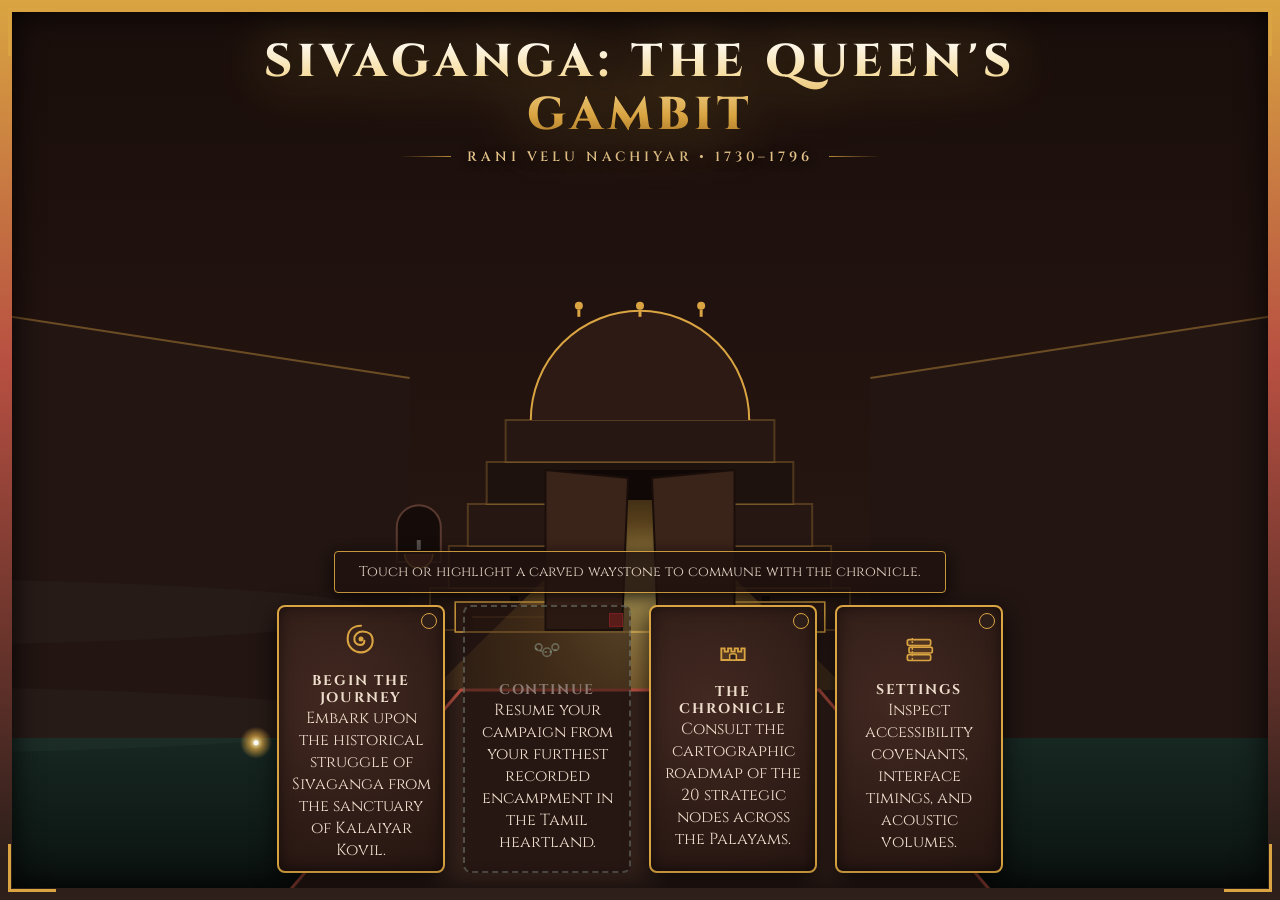
<file: index.html>
<!DOCTYPE html>
<html lang="en">

<head>
  <meta charset="UTF-8">
  <meta name="viewport" content="width=device-width, initial-scale=1.0">
  <title>SIVAGANGA: THE QUEEN'S GAMBIT</title>

  <!-- GitHub Pages SPA Deep-Link Query Restorer -->
  <script type="text/javascript">
    (function(l) {
      if (l.search[1] === '/') {
        var decoded = l.search.slice(1).split('&').map(function(s) { 
          return s.replace(/~and~/g, '&');
        }).join('?');
        window.history.replaceState(null, null,
          l.pathname.slice(0, -1) + decoded + l.hash
        );
      }
    }(window.location));
  </script>

  <!-- CSS Stylesheets -->
  <link rel="stylesheet" href="css/tokens.css?v=2.2">
  <link rel="stylesheet" href="css/animations.css?v=2.2">
  <link rel="stylesheet" href="css/style.css?v=2.6">
</head>

<body>
  <div id="app-root">
    <!-- Ambient Canvas for Background Temple/Fort Silhouettes & Embers -->
    <canvas id="ambient-canvas"></canvas>

    <!-- Tanjore Fort Decorative Architectural Frame -->
    <div class="fort-frame-border"></div>
    <div class="fort-frame-corner tl"></div>
    <div class="fort-frame-corner tr"></div>
    <div class="fort-frame-corner bl"></div>
    <div class="fort-frame-corner br"></div>

    <!-- DIEGETIC ARCHITECTURAL HUD (Fully integrated, zero floating chrome boxes) -->
    <div id="diegetic-hud">
      <!-- 1. Morale / Health: Diya Lamp in Wall Niche (Top Left) -->
      <div class="hud-diya-niche" title="Diya Lamp of Morale">
        <div class="diya-vessel">
          <div class="diya-wick"></div>
          <div class="diya-flame diya-flame-live"></div>
        </div>
        <span class="hud-shape-indicator shape-circle" title="Circle: Royal Morale">●</span>
      </div>

      <!-- 2. Alliance Count: Archway Bells (Top Center) -->
      <div class="hud-archway-bells">
        <div class="archway-rope"></div>
        <div class="temple-bell-node locked" id="bell-virupakshi" title="Virupakshi Compact">
          <div class="bell-string"></div>
          <div class="bell-brass"></div>
        </div>
        <div class="temple-bell-node locked" id="bell-mysore" title="Mysore Alliance">
          <div class="bell-string"></div>
          <div class="bell-brass"></div>
        </div>
        <div class="temple-bell-node locked" id="bell-maruthu" title="Maruthu Pandiyar">
          <div class="bell-string"></div>
          <div class="bell-brass"></div>
        </div>
        <div class="temple-bell-node locked" id="bell-udaiyaal" title="Udaiyaal Regiment">
          <div class="bell-string"></div>
          <div class="bell-brass"></div>
        </div>
      </div>

      <!-- 3. Trust / Loyalty: Wrist Bangles (Bottom Left) -->
      <div class="hud-wrist-bangles" title="Bangles of Velu Nachiyar (Trust & Loyalty)">
        <div class="wrist-icon">
          <svg viewBox="0 0 24 24" width="22" height="22" fill="currentColor">
            <path
              d="M12 2C6.48 2 2 6.48 2 12s4.48 10 10 10 10-4.48 10-10S17.52 2 12 2zm0 18c-4.41 0-8-3.59-8-8s3.59-8 8-8 8 3.59 8 8-3.59 8-8 8z" />
          </svg>
        </div>
        <div class="bangles-stack">
          <!-- Dynamic Bangles -->
        </div>
      </div>

      <!-- 4. Intel / Spy Resource: Garland of Woven Beads (Bottom Right) -->
      <div class="hud-intel-garland" title="Garland of Couriers (Intel & Dispatch Beads)">
        <span class="shape-triangle" title="Triangle: Intel Resource"></span>
        <div class="garland-string">
          <!-- Dynamic Beads -->
        </div>
        <span class="garland-count-numeral">3</span>
      </div>

      <!-- Diegetic Tooltip Plaque -->
      <div id="hud-tooltip" class="diegetic-tooltip-plaque"></div>
    </div>

    <!-- =====================================================================
         SCREEN 1: HOME SCREEN (THE RUINED OUTER GATE OF SIVAGANGA FORT)
         ===================================================================== -->
    <section id="view-title" class="game-view active-view">
      <!-- 2D/2.5D Ruined Outer Gate Canvas with Gopuram, Ajar Doors, Gate Lamp, Mist -->
      <canvas id="home-gate-canvas"></canvas>

      <!-- Majestic Highlighted Title Header at Top of Page -->
      <header class="home-title-header">
        <h1 class="title-main-heading">SIVAGANGA: THE QUEEN'S GAMBIT</h1>
        <div class="title-sub-heading">RANI VELU NACHIYAR &bull; 1730–1796</div>
      </header>

      <!-- Stone Ramp with 4 Carved Waystone Sigils -->
      <div class="home-ramp-wrapper">
        <div id="home-selection-desc" class="home-lore-plaque">
          Touch or highlight a carved waystone to commune with the chronicle.
        </div>
        <div id="home-waystone-ramp" class="home-waystones-grid">
          <!-- Rendered dynamically by home_screen.js:
               1. Play (Rangoli Spiral)
               2. Continue (Bead Strand - uncarved outline if no save)
               3. Chronicle (Fort Rampart Map Icon)
               4. Settings (Folded Palm Leaf)
          -->
        </div>
      </div>
    </section>

    <!-- =====================================================================
         SCREEN 2: THE CHRONICLE ROADMAP (HOLLOW KNIGHT MODAL CONNECTED MAP)
         ===================================================================== -->
    <section id="view-chronicle" class="game-view">
      <div class="chronicle-header-bar">
        <!-- Carved Doorway Icon matching Home Screen ruined gate -->
        <button id="chronicle-back-home-btn" class="btn-tamil chronicle-doorway-btn"
          title="Return to Sivaganga Outer Gate">
          <svg viewBox="0 0 24 24" width="18" height="18" fill="none" stroke="currentColor" stroke-width="2"
            style="margin-right: 6px;">
            <path d="M3 21h18M5 21V5a2 2 0 0 1 2-2h10a2 2 0 0 1 2 2v16M9 21v-8a2 2 0 0 1 2-2h2a2 2 0 0 1 2 2v8" />
          </svg>
          <span>Gate</span>
        </button>
        <div class="chronicle-title-banner">The Chronicle of Sivaganga (1730–1780)</div>
        <button id="chronicle-settings-btn" class="btn-tamil">
          <span>Settings</span>
        </button>
      </div>

      <!-- Scrollable Cartographic World Map Viewport -->
      <div class="chronicle-map-scroll-viewport">
        <div class="chronicle-world-canvas-wrap">
          <canvas id="chronicle-cartography-canvas" width="2600" height="1200"></canvas>
          <div id="chronicle-nodes-container" class="chronicle-nodes-layer">
            <!-- 20 Sequential Level Nodes placed across 4 Chapters -->
          </div>
          <!-- Firefly-Ember Progress Marker floating over current vanguard position -->
          <div id="chronicle-firefly-marker"></div>
        </div>
      </div>

      <!-- Ink-Bleed Plaque (Fades in on node focus in Cambria) -->
      <div id="chronicle-ink-plaque" class="interactive-elem">
        <button id="plaque-close-btn" class="plaque-close-btn" title="Dismiss Description [Esc]">×</button>
        <div id="plaque-chapter-tag" class="plaque-chapter-line">Chapter I</div>
        <div id="plaque-node-title" class="plaque-title-line">1. The Only Child</div>
        <div id="plaque-mechanic-tag" class="plaque-mechanic-tag">[ Free-Roam Movement &amp; Royal Mentorship ]</div>
        <div id="plaque-node-desc" class="plaque-desc-line">Explore Ramanathapuram Fort-Palace and master foundational arts under King Chellamuthu Sethupathy.</div>
        <div class="plaque-actions-row">
          <button id="plaque-embark-btn" class="btn-tamil btn-primary">Embark Trial</button>
        </div>
      </div>

      <!-- Explorable Zoom & Pan Floating Controls -->
      <div class="chronicle-zoom-toolbar">
        <button id="chronicle-zoom-out" class="zoom-btn" title="Pull back view">-</button>
        <span id="chronicle-zoom-level" class="zoom-indicator-text">100%</span>
        <button id="chronicle-zoom-in" class="zoom-btn" title="Zoom in detail">+</button>
        <button id="chronicle-zoom-reset" class="zoom-btn" title="Reset view">⟲</button>
        <button id="chronicle-unlock-all-btn" class="zoom-btn" style="width: auto; padding: 0 10px; font-size: 11px; font-family: var(--font-serif); border-color: var(--accent-gold); color: var(--accent-gold);" title="Unlock all 20 historical trials for seamless evaluation">Demo: Unlock All 20</button>
      </div>

      <!-- Tanjore Dossier Modal (Level Briefing & Historical Record) -->
      <div id="chronicle-dossier-modal" class="palm-manuscript-modal">
        <div class="manuscript-leaf-body" style="max-width: 620px;">
          <div id="dossier-chapter-title"
            style="font-size: 13px; color: var(--accent-sage); letter-spacing: 1.5px; text-transform: uppercase; margin-bottom: 6px;">
          </div>
          <h2 id="dossier-level-title" class="manuscript-title" style="margin-bottom: 4px;"></h2>
          <div id="dossier-subtitle"
            style="text-align: center; font-style: italic; color: #4a2d18; margin-bottom: 16px;"></div>
          <div id="dossier-mechanic-tag"
            style="background: rgba(46, 31, 27, 0.1); border: 1px solid var(--accent-gold); padding: 6px 12px; border-radius: 4px; font-weight: 600; margin-bottom: 14px; font-size: 14px; color: #2e1f1b;">
          </div>
          <p id="dossier-briefing-text" style="font-size: 15px; line-height: 1.6; margin-bottom: 14px;"></p>
          <div id="dossier-objective-text"
            style="font-weight: 700; color: #7a2d1d; margin-bottom: 14px; font-size: 14px;"></div>
          <div id="dossier-history-text"
            style="font-size: 13px; font-style: italic; border-top: 1px dashed #7a5030; padding-top: 10px; margin-bottom: 22px; color: #3c2415;">
          </div>
          <div style="display: flex; gap: 14px; justify-content: flex-end;">
            <button id="dossier-close-btn" class="btn-tamil">Back to Map</button>
            <button id="dossier-embark-btn" class="btn-tamil btn-primary">Embark Trial</button>
          </div>
        </div>
      </div>
    </section>

    <!-- =====================================================================
         SCREEN 3: LEVEL PLAY STAGE (STEALTH / PUZZLE / DURBAR)
         ===================================================================== -->
    <section id="view-level-play" class="game-view">
      <div class="level-stage-container">
        <!-- Level Header Row: Clean, Diegetic, Unobstructed Canvas Viewport -->
        <div class="level-header-row">
          <div style="display: flex; align-items: center; gap: 14px;">
            <div id="level-title-text" class="level-title-display">1. The Only Child</div>
            <button id="level-lore-toggle-btn" class="btn-tamil" title="Inspect Historical Lore &amp; Sacred Objective [Press H or F1]" style="padding: 5px 12px; font-size: 12.5px;">
              <span>📜 Lore [H]</span>
            </button>
          </div>

          <div style="display: flex; gap: 8px; align-items: center; margin-left: auto;">
            <button id="level-pause-btn" class="btn-tamil" style="padding: 6px 14px; font-size: 13px;">Pause</button>
            <button id="level-restart-btn" class="btn-tamil"
              style="padding: 6px 14px; font-size: 13px;">Regroup</button>
            <button id="level-exit-btn" class="btn-tamil" style="padding: 6px 14px; font-size: 13px;">Chronicle</button>
          </div>
        </div>

        <!-- Campaign Journey Ribbon: Chapter · Trial step · Mechanic badge · Prev/Chronicle/Next nav -->
        <div class="journey-ribbon" id="journey-ribbon">
          <div class="journey-ribbon-left">
            <span id="level-breadcrumb-chapter" class="journey-chapter-tag">CHAPTER I · THE ROYAL LINEAGE (1730–1746)</span>
            <span class="journey-sep">·</span>
            <span id="level-breadcrumb-step" class="journey-step">TRIAL 1 OF 20</span>
          </div>
          <div class="journey-ribbon-center">
            <span id="level-mechanic-badge" class="journey-mechanic-badge">Courtyard Free-Roam &amp; Tutelage</span>
          </div>
          <div class="journey-ribbon-right">
            <button id="level-chronicle-btn-ribbon" class="journey-nav-btn journey-chronicle-btn" title="Chronicle Map">&#9783; Chronicle</button>
          </div>
        </div>

        <!-- Interactive Canvas Stage -->
        <div class="level-canvas-stage">
          <canvas id="gameplay-canvas"></canvas>

          <!-- Specialized Puzzle Overlay (For Durbar, Granary, Valari, Cipher, etc.) -->
          <div id="level-puzzle-overlay"
            style="position: absolute; inset: 0; background: rgba(22, 13, 11, 0.94); z-index: 20; display: none; align-items: center; justify-content: center; padding: 20px;">
          </div>

          <!-- In-Game Dialogue Box -->
          <div id="level-dialogue-box" class="level-dialogue-overlay" style="display: none;">
            <div id="dialogue-speaker-name" class="dialogue-speaker">Velu Nachiyar</div>
            <div id="dialogue-content-text" class="dialogue-text">Dialogue</div>
          </div>
        </div>

        <!-- Royal Scribe Narrative Bridge Modal (injected by narrative_flow.js) -->
        <div id="campaign-narrative-bridge-modal" class="narrative-bridge-overlay" style="display:none;"></div>
      </div>
    </section>

    <!-- =====================================================================
         IN-LEVEL HISTORICAL LORE & SACRED OBJECTIVE MODAL
         Toggleable via [📜 Lore (H)] button or [H] / [F1] / [Esc]
         ===================================================================== -->
    <div id="level-lore-modal" class="palm-manuscript-modal" style="display: none;">
      <div class="manuscript-leaf-body" style="max-width: 580px; text-align: left; position: relative;">
        <button id="lore-modal-x-btn" class="plaque-close-btn" title="Dismiss [Esc]" style="position:absolute; top:12px; right:16px; font-size:24px; cursor:pointer; background:none; border:none; color:#D9A441; line-height:1;">×</button>
        <div id="lore-modal-chapter-tag" style="font-size: 12px; letter-spacing: 2px; color: var(--accent-sage); text-transform: uppercase; margin-bottom: 6px;">
          CHAPTER I &bull; RAMANATHAPURAM
        </div>
        <h2 id="lore-modal-title" class="manuscript-title" style="text-align: left; margin-bottom: 8px;">1. The Only Child</h2>
        <div id="lore-modal-mechanic" style="display: inline-block; background: rgba(217, 164, 65, 0.15); border: 1px solid var(--accent-gold); border-radius: 4px; padding: 4px 10px; font-size: 12.5px; color: var(--accent-gold); margin-bottom: 16px; font-family: var(--font-serif);">
          Courtyard Free-Roam &amp; Tutelage
        </div>
        <p id="lore-modal-body" style="font-size: 15px; line-height: 1.65; color: #2e1c12; margin-bottom: 16px;">
          Under the watchful eye of King Chellamuthu Sethupathy...
        </p>
        <div id="lore-modal-objective-box" style="background: rgba(184, 80, 66, 0.1); border-left: 3px solid var(--bg-terracotta); padding: 10px 14px; margin-bottom: 18px; border-radius: 0 4px 4px 0;">
          <strong style="color: #7a2318; font-size: 13px; text-transform: uppercase; letter-spacing: 1px;">Sacred Objective:</strong>
          <div id="lore-modal-objective" style="font-size: 14.5px; color: #3b2216; margin-top: 4px;">Explore fort grounds and discover the hidden pathway to the training arena.</div>
        </div>
        <div style="display: flex; justify-content: space-between; align-items: center; border-top: 1px dashed #7a5030; padding-top: 14px;">
          <span style="font-size: 12px; color: #7a5030; font-style: italic;">Hotkeys: [H] or [Esc] to dismiss</span>
          <button id="lore-modal-close-btn" class="btn-tamil btn-primary" style="padding: 7px 20px;">Return to Stage [H]</button>
        </div>
      </div>
    </div>

    <!-- =====================================================================
         IN-LEVEL TACTICAL PAUSE MODAL
         Strict 4 Options: Resume, The Chronicle, Settings, Quit to Home
         ===================================================================== -->
    <div id="level-pause-modal" class="palm-manuscript-modal">
      <div class="manuscript-leaf-body" style="max-width: 440px; text-align: center;">
        <h2 class="manuscript-title">Royal Tactical Pause</h2>
        <div style="display: flex; flex-direction: column; gap: 12px; margin-top: 18px;">
          <button id="pause-resume-btn" class="btn-tamil btn-primary">Resume</button>
          <button id="pause-chronicle-btn" class="btn-tamil">The Chronicle</button>
          <button id="pause-settings-btn" class="btn-tamil">Settings</button>
          <button id="pause-home-btn" class="btn-tamil">Quit to Home</button>
        </div>
      </div>
    </div>

    <!-- =====================================================================
         IN-WORLD INK-WASH "BEGIN ANEW?" CONFIRMATION PLAQUE MODAL
         ===================================================================== -->
    <div id="begin-anew-modal" class="palm-manuscript-modal">
      <div class="manuscript-leaf-body" style="max-width: 480px; text-align: center;">
        <h2 class="manuscript-title" style="color: var(--danger-deep); border-color: var(--danger-deep);">Begin Anew?</h2>
        <div style="font-size: 32px; margin-bottom: 12px; color: var(--accent-gold);">᯼</div>
        <p style="font-size: 15px; line-height: 1.6; margin-bottom: 18px; color: #2e1c12;">
          A journey already rests carved into the palm leaves. Commencing anew will disperse all current campaign progress and return to the threshold of Level 1.
        </p>
        <p style="font-size: 14px; font-weight: 600; margin-bottom: 24px; color: #7a1f1f;">
          Do you wish to overwrite your save and embark upon a fresh journey?
        </p>
        <div style="display: flex; gap: 14px; justify-content: center;">
          <button id="begin-anew-cancel-btn" class="btn-tamil">Keep Journey</button>
          <button id="begin-anew-confirm-btn" class="btn-tamil" style="background: var(--danger-deep); color: #fff; border-color: #5a1414;">Begin Anew</button>
        </div>
      </div>
    </div>

    <!-- =====================================================================
         PRE-TRIAL RANGOLI SIGIL PREVIEW MODAL
         ===================================================================== -->
    <div id="sigil-modal" class="sigil-preview-modal" style="display: none; position: relative;">
      <button id="sigil-close-btn" class="plaque-close-btn" title="Dismiss [Esc]" style="position:absolute; top:12px; right:16px; font-size:24px; cursor:pointer; background:none; border:none; color:#D9A441; line-height:1;">×</button>
      <div class="sigil-canvas-box">
        <canvas id="sigil-canvas" width="160" height="160"></canvas>
      </div>
      <h2 id="sigil-title" class="sigil-mechanic-name">New Mechanic</h2>
      <p id="sigil-desc" class="sigil-mechanic-desc">Stone inscription description.</p>
      <button id="sigil-proceed-btn" class="btn-tamil btn-primary">Commence Trial</button>
    </div>

    <!-- =====================================================================
         VICTORY & NON-GRAPHIC RESOLUTION MODAL
         ===================================================================== -->
    <div id="level-victory-modal" class="palm-manuscript-modal">
      <div class="manuscript-leaf-body" style="max-width: 560px; text-align: center;">
        <h2 id="victory-title-text" class="manuscript-title"
          style="color: var(--accent-gold); border-color: var(--accent-gold);">Trial Accomplished</h2>
        <div style="font-size: 42px; margin-bottom: 12px; color: var(--accent-gold);">𑁍</div>
        <p id="victory-lore-text" style="font-size: 15px; line-height: 1.6; margin-bottom: 24px; color: #2e1c12;"></p>
        <div style="display: flex; gap: 14px; justify-content: center;">
          <button id="victory-chronicle-btn" class="btn-tamil">The Chronicle</button>
          <button id="victory-next-btn" class="btn-tamil btn-primary">Next Chapter Trial</button>
        </div>
      </div>
    </div>

    <!-- =====================================================================
         SETTINGS MODAL (FOLDED PALM-LEAF MANUSCRIPT)
         ===================================================================== -->
    <div id="settings-modal" class="palm-manuscript-modal">
      <div class="manuscript-leaf-body">
        <h2 class="manuscript-title">The Royal Manuscript: Settings & Covenants</h2>

        <!-- Interface Response Speed (Accessibility Timings Slider) -->
        <div class="setting-row">
          <div class="setting-label-row">
            <span>Interface Response Speed (Timings Scale)</span>
          </div>
          <select id="setting-interface-speed" class="setting-slider"
            style="padding: 8px; font-family: var(--font-serif); background: #f4e8d5; border: 1.5px solid #825028; border-radius: 4px;">
            <option value="slow">Slow (Accessible 1.5x pacing)</option>
            <option value="default" selected>Default (Standard 1.0x pacing)</option>
            <option value="fast">Fast (Brisk 0.6x pacing)</option>
          </select>
        </div>

        <!-- Text Speed -->
        <div class="setting-row">
          <div class="setting-label-row">
            <span>Text Delivery Speed</span>
          </div>
          <select id="setting-text-speed" class="setting-slider"
            style="padding: 8px; font-family: var(--font-serif); background: #f4e8d5; border: 1.5px solid #825028; border-radius: 4px;">
            <option value="slow">Deliberate Courtly</option>
            <option value="normal" selected>Standard</option>
            <option value="instant">Instantaneous</option>
          </select>
        </div>

        <!-- Subtitle Size -->
        <div class="setting-row">
          <div class="setting-label-row">
            <span>Subtitle & Dialogue Size</span>
          </div>
          <select id="setting-subtitle-size" class="setting-slider"
            style="padding: 8px; font-family: var(--font-serif); background: #f4e8d5; border: 1.5px solid #825028; border-radius: 4px;">
            <option value="medium" selected>Standard (16px)</option>
            <option value="large">Large (18px)</option>
          </select>
        </div>

        <!-- Reduce Motion Toggle -->
        <div class="setting-toggle-row">
          <span>Reduce Motion (Skips heavy wipes & camera shakes)</span>
          <input type="checkbox" id="setting-reduce-motion" class="setting-toggle-checkbox">
        </div>

        <!-- Master Acoustic Volume -->
        <div class="setting-row">
          <div class="setting-label-row">
            <span>Temple Bells & Tanpura Acoustic Volume</span>
          </div>
          <input type="range" id="setting-volume" min="0" max="1" step="0.05" value="0.8" class="setting-slider">
        </div>

        <!-- Mute Audio -->
        <div class="setting-toggle-row">
          <span>Silence Acoustics (Mute)</span>
          <input type="checkbox" id="setting-mute" class="setting-toggle-checkbox">
        </div>

        <!-- Deterministic QA Seed for Testing -->
        <div class="setting-row" style="border-top: 1px dashed #825028; padding-top: 14px;">
          <div class="setting-toggle-row">
            <span>Deterministic Random Seed (QA Reproducibility)</span>
            <input type="checkbox" id="setting-qa-seed" class="setting-toggle-checkbox">
          </div>
          <input type="number" id="setting-qa-val" value="1780" disabled
            style="padding: 6px; font-family: var(--font-sans); background: #f4e8d5; border: 1px solid #825028; border-radius: 4px; width: 140px;">
          <span style="font-size: 12px; color: #5a351d; margin-top: 4px;">Locks sentry patrol sequences and distraction
            vectors to a reproducible seed.</span>
        </div>

        <!-- Reset Campaign -->
        <div
          style="margin-top: 20px; border-top: 1px solid #825028; padding-top: 16px; display: flex; justify-content: space-between; align-items: center;">
          <button id="settings-reset-save-btn" class="btn-tamil"
            style="color: #913328; border-color: #913328; font-size: 13px; padding: 8px 16px;">Reset Campaign</button>
          <button id="settings-close-btn" class="btn-tamil btn-primary">Roll Up Manuscript</button>
        </div>
      </div>
    </div>

    <!-- Palm-Leaf Scroll Screen Wipe Transition Overlay Container -->
    <div id="olai-wipe-overlay" class="olai-wipe-container"></div>

    <!-- Non-Blocking Router Notice Toast -->
    <div id="router-notice-toast" class="router-notice-toast"></div>
  </div>

  <!-- JavaScript Modules in Dependency Order -->
  <script src="js/save.js?v=2.5"></script>
  <script src="js/audio.js?v=2.5"></script>
  <script src="js/diegetic_hud.js?v=2.5"></script>
  <script src="js/interaction.js?v=2.5"></script>
  <script src="js/settings.js?v=2.5"></script>
  <script src="js/tanjore_art.js?v=2.5"></script>
  <script src="js/transitions.js?v=2.5"></script>
  <script src="js/flow_state_machine.js?v=2.5"></script>
  <script src="js/levels.js?v=2.5"></script>
  <script src="js/chronicle.js?v=2.6"></script>
  <script src="js/level1_courtyard.js?v=2.5"></script>
  <script src="js/level2_valari_silambam.js?v=2.5"></script>
  <script src="js/level3_horse_bow.js?v=2.5"></script>
  <script src="js/level4_tongues_of_the_world.js?v=2.5"></script>
  <script src="js/level5_the_betrothal.js?v=2.5"></script>
  <script src="js/level6_queen_of_sivaganga.js?v=2.5"></script>
  <script src="js/level7_the_companys_shadow.js?v=2.6"></script>
  <script src="js/level8_kalaiyar_kovil.js?v=2.6"></script>
  <script src="js/level9_flight_to_virupachi.js?v=2.6"></script>
  <script src="js/narrative_flow.js?v=2.6"></script>
  <script src="js/gameplay.js?v=2.6"></script>
  <script src="js/home_screen.js?v=2.5"></script>
  <script src="js/router.js?v=2.5"></script>
  <script src="js/main.js?v=2.5"></script>
</body>

</html>
</file>
<file: css/tokens.css>
/* ==========================================================================
   SIVAGANGA: THE QUEEN'S GAMBIT - DESIGN TOKENS
   Strict adherence to Tamil Fort & Temple architectural aesthetics
   ========================================================================== */

:root {
  /* --- Strict Color Tokens --- */
  --bg-maroon: #2E1F1B;       /* Deep background, near-black warm brown */
  --bg-terracotta: #B85042;   /* Primary: granite/sandstone walls, banners */
  --accent-gold: #D9A441;     /* UI, torchlight, jewelry, positive state */
  --accent-sage: #A7BEAE;     /* Diplomacy/calm accent, trust-related UI */
  --danger-deep: #7A1F1F;     /* Threat/detection state - muted, never bright red */
  --map-parchment: #C9A876;   /* Roadmap/chronicle page background only */

  /* --- Translucent & Tonal Variants --- */
  --bg-maroon-dark: #1e1411;
  --bg-maroon-translucent: rgba(46, 31, 27, 0.92);
  --bg-maroon-subtle: rgba(46, 31, 27, 0.6);
  --bg-terracotta-dark: #8c382d;
  --bg-terracotta-translucent: rgba(184, 80, 66, 0.25);
  --accent-gold-glow: rgba(217, 164, 65, 0.35);
  --accent-gold-bright: #ebd076;
  --accent-sage-glow: rgba(167, 190, 174, 0.35);
  --accent-sage-dark: #749080;
  --danger-deep-glow: rgba(122, 31, 31, 0.4);
  --map-parchment-dark: #ad8a57;
  --map-parchment-translucent: rgba(201, 168, 118, 0.9);

  /* --- Typography Tokens --- */
  --font-serif: 'Cinzel', 'Cambria', 'Georgia', 'Times New Roman', serif;
  --font-sans: 'Montserrat', 'Calibri', 'Segoe UI', system-ui, sans-serif;

  /* --- Responsive Timing Variables (Scaled by Interface Response Speed) --- */
  --speed-scale: 1.0; /* Slow: 1.5, Default: 1.0, Fast: 0.6 */
  --time-focus: calc(130ms * var(--speed-scale));
  --time-active: calc(250ms * var(--speed-scale));
  --time-resolve: calc(300ms * var(--speed-scale));
  --time-fail: calc(400ms * var(--speed-scale));
  --time-transition: calc(650ms * var(--speed-scale));

  /* --- Spatial & Border Tokens --- */
  --radius-sm: 4px;
  --radius-md: 8px;
  --radius-lg: 16px;
  --radius-temple: 12px 12px 0 0;
  --border-gold-ornate: 2px solid var(--accent-gold);
  --shadow-granite: 0 8px 32px rgba(15, 10, 8, 0.7);
  --shadow-torchlight: 0 0 25px rgba(217, 164, 65, 0.3);
}
</file>
<file: css/animations.css>
/* ==========================================================================
   SIVAGANGA: THE QUEEN'S GAMBIT - ANIMATIONS
   Palm-leaf wipes, temple bells, diya flame, and 4-state interaction model
   ========================================================================== */

/* --- Palm-Leaf Scroll (Olai Chuvadi) Screen Wipe --- */
.olai-wipe-container {
  position: fixed;
  inset: 0;
  z-index: 9999;
  pointer-events: none;
  display: flex;
  flex-direction: column;
  overflow: hidden;
  opacity: 0;
  transition: opacity calc(120ms * var(--speed-scale)) ease-in-out;
}

.olai-wipe-container.active {
  pointer-events: all;
  opacity: 1;
}

.olai-leaf-strip {
  width: 100%;
  flex: 1;
  background: linear-gradient(90deg, #b08d55 0%, #d4b584 25%, #c9a876 50%, #b8935c 75%, #a6814b 100%);
  box-shadow: inset 0 2px 4px rgba(0,0,0,0.35), 0 3px 6px rgba(0,0,0,0.45);
  border-top: 1px solid rgba(255,255,255,0.15);
  border-bottom: 1px solid rgba(0,0,0,0.3);
  transform: scaleX(0);
  transform-origin: left center;
  transition: transform calc(450ms * var(--speed-scale)) cubic-bezier(0.25, 1, 0.5, 1);
  position: relative;
}

.olai-leaf-strip::after {
  content: '';
  position: absolute;
  left: 0; right: 0; top: 50%;
  height: 1px;
  background: repeating-linear-gradient(90deg, rgba(70,45,20,0.3) 0, rgba(70,45,20,0.3) 12px, transparent 12px, transparent 24px);
}

.olai-wipe-container.unroll .olai-leaf-strip {
  transform: scaleX(1);
}

.olai-wipe-container.roll-out .olai-leaf-strip {
  transform-origin: right center;
  transform: scaleX(0);
}

/* --- Diya Flame Ambient Animation --- */
@keyframes diyaFlicker {
  0% {
    transform: scale(1) translate(0, 0) rotate(0deg);
    filter: drop-shadow(0 -4px 8px rgba(217, 164, 65, 0.7));
  }
  25% {
    transform: scale(1.04, 0.96) translate(-1px, -1px) rotate(-1deg);
    filter: drop-shadow(0 -6px 12px rgba(217, 164, 65, 0.85));
  }
  50% {
    transform: scale(0.97, 1.05) translate(1px, -2px) rotate(1.5deg);
    filter: drop-shadow(0 -3px 7px rgba(217, 164, 65, 0.65));
  }
  75% {
    transform: scale(1.02, 0.98) translate(-1px, 0px) rotate(-0.8deg);
    filter: drop-shadow(0 -5px 10px rgba(217, 164, 65, 0.8));
  }
  100% {
    transform: scale(1) translate(0, 0) rotate(0deg);
    filter: drop-shadow(0 -4px 8px rgba(217, 164, 65, 0.7));
  }
}

.diya-flame-live {
  animation: diyaFlicker 1.8s infinite ease-in-out;
  transform-origin: bottom center;
}

/* --- Temple Bell Swing & Glow --- */
@keyframes bellSwing {
  0% { transform: rotate(0deg); }
  20% { transform: rotate(14deg); }
  40% { transform: rotate(-11deg); }
  60% { transform: rotate(7deg); }
  80% { transform: rotate(-3deg); }
  100% { transform: rotate(0deg); }
}

.bell-swinging {
  animation: bellSwing 1.2s cubic-bezier(0.36, 0.07, 0.19, 0.97);
  transform-origin: top center;
}

@keyframes goldPulse {
  0% { filter: drop-shadow(0 0 4px var(--accent-gold)); }
  50% { filter: drop-shadow(0 0 16px var(--accent-gold-bright)) brightness(1.25); }
  100% { filter: drop-shadow(0 0 4px var(--accent-gold)); }
}

.gold-pulsing {
  animation: goldPulse 1.4s infinite ease-in-out;
}

/* --- Wrist Bangles Glint --- */
@keyframes bangleShimmer {
  0% { filter: brightness(1); }
  50% { filter: brightness(1.4) drop-shadow(0 0 6px var(--accent-gold)); }
  100% { filter: brightness(1); }
}

.bangle-shimmer {
  animation: bangleShimmer 0.6s ease-in-out;
}

/* --- Rangoli Sigil Stone Inscription Reveal --- */
@keyframes sigilDraw {
  to {
    stroke-dashoffset: 0;
  }
}

.rangoli-path {
  stroke-dasharray: 400;
  stroke-dashoffset: 400;
  animation: sigilDraw 1.6s cubic-bezier(0.4, 0, 0.2, 1) forwards;
}

/* --- 4-State Responsive Interaction Engine CSS Hooks --- */

/* 1. IDLE State */
.interactive-node,
.btn-tamil,
.hud-interactive {
  position: relative;
  transition:
    transform var(--time-active) cubic-bezier(0.2, 0.8, 0.2, 1),
    box-shadow var(--time-focus) ease-out,
    border-color var(--time-focus) ease-out,
    background-color var(--time-focus) ease-out,
    filter var(--time-focus) ease-out,
    opacity var(--time-fail) ease-out;
  cursor: pointer;
  user-select: none;
  touch-action: manipulation;
}

/* 2. FOCUSED State (100–150ms soft glow halo, brighten one step toward GOLD/SAGE) */
.interactive-node:hover,
.interactive-node:focus-visible,
.interactive-node.state-focused,
.btn-tamil:hover,
.btn-tamil:focus-visible,
.btn-tamil.state-focused {
  outline: none;
  border-color: var(--accent-gold) !important;
  background-color: rgba(217, 164, 65, 0.12) !important;
  box-shadow: 0 0 14px var(--accent-gold-glow), inset 0 0 8px rgba(217, 164, 65, 0.2) !important;
  filter: brightness(1.12);
  transform: translateY(-2px);
}

.interactive-node.focused-sage:hover,
.interactive-node.focused-sage:focus-visible {
  border-color: var(--accent-sage) !important;
  background-color: rgba(167, 190, 174, 0.12) !important;
  box-shadow: 0 0 14px var(--accent-sage-glow), inset 0 0 8px rgba(167, 190, 174, 0.2) !important;
}

/* 3. ACTIVE State (200–300ms deform/tilt/lift in real time, never snap on release) */
.interactive-node:active,
.interactive-node.state-active,
.btn-tamil:active,
.btn-tamil.state-active {
  transform: translateY(2px) scale(0.97) rotate(0.4deg) !important;
  box-shadow: 0 2px 6px rgba(0, 0, 0, 0.6), inset 0 2px 4px rgba(0, 0, 0, 0.4) !important;
  filter: brightness(0.95);
  transition-duration: var(--time-active) !important;
}

/* 4. RESOLVED State (Settles with one clean brighten-pulse within 300ms) */
@keyframes resolvePulse {
  0% {
    transform: scale(0.98);
    filter: brightness(1);
    box-shadow: 0 0 0 rgba(217, 164, 65, 0);
  }
  50% {
    transform: scale(1.04);
    filter: brightness(1.35);
    box-shadow: 0 0 22px var(--accent-gold-bright);
  }
  100% {
    transform: scale(1);
    filter: brightness(1);
    box-shadow: 0 0 8px var(--accent-gold-glow);
  }
}

.state-resolved {
  animation: resolvePulse var(--time-resolve) cubic-bezier(0.2, 0.9, 0.3, 1) forwards !important;
}

/* Failed / Incorrect action: simply fades back to IDLE over ~400ms without buzz */
.state-failed {
  transition: all var(--time-fail) ease-out !important;
  transform: translateY(0) scale(1) !important;
  box-shadow: none !important;
  filter: brightness(0.85) grayscale(0.2);
}

/* --- Accessibility: Reduced Motion Overrides --- */
body.reduce-motion *,
@media (prefers-reduced-motion: reduce) {
  *,
  *::before,
  *::after {
    animation-duration: 0.01ms !important;
    animation-iteration-count: 1 !important;
    transition-duration: 0.01ms !important;
    scroll-behavior: auto !important;
  }
  .diya-flame-live {
    animation: none !important;
  }
  .bell-swinging {
    animation: none !important;
  }
}
</file>
<file: css/style.css>
/* ==========================================================================
   SIVAGANGA: THE QUEEN'S GAMBIT - CORE STYLESHEET
   Tamil Fort & Temple Architectural Aesthetics
   ========================================================================== */

@import url('https://fonts.googleapis.com/css2?family=Cinzel:wght@400;600;700;900&family=Montserrat:wght@400;500;600;700&display=swap');

*, *::before, *::after {
  box-sizing: border-box;
  margin: 0;
  padding: 0;
}

html, body {
  width: 100%;
  height: 100%;
  overflow: hidden;
  background-color: var(--bg-maroon);
  color: #eeddcc;
  font-family: var(--font-serif);
  -webkit-font-smoothing: antialiased;
  -moz-osx-font-smoothing: grayscale;
}

/* Base application container */
#app-root {
  position: relative;
  width: 100vw;
  height: 100vh;
  overflow: hidden;
  display: flex;
  flex-direction: column;
  background: radial-gradient(circle at center, #3d2924 0%, var(--bg-maroon) 70%, #170e0c 100%);
}

/* Ambient canvas for torchlight embers and architectural backdrop */
#ambient-canvas {
  position: absolute;
  inset: 0;
  width: 100%;
  height: 100%;
  pointer-events: none;
  z-index: 1;
}

/* Architectural Fort Border / Tanjore Frame */
.fort-frame-border {
  position: absolute;
  inset: 0;
  pointer-events: none;
  z-index: 50;
  border: 12px solid transparent;
  border-image: linear-gradient(to bottom, var(--accent-gold), var(--bg-terracotta) 40%, var(--bg-maroon) 95%) 12;
  box-shadow: inset 0 0 30px rgba(0, 0, 0, 0.85);
}

.fort-frame-corner {
  position: absolute;
  width: 48px;
  height: 48px;
  border: 3px solid var(--accent-gold);
  pointer-events: none;
  z-index: 51;
}
.fort-frame-corner.tl { top: 8px; left: 8px; border-right: none; border-bottom: none; }
.fort-frame-corner.tr { top: 8px; right: 8px; border-left: none; border-bottom: none; }
.fort-frame-corner.bl { bottom: 8px; left: 8px; border-right: none; border-top: none; }
.fort-frame-corner.br { bottom: 8px; right: 8px; border-left: none; border-top: none; }

/* Main Screen Views (SPA Container) */
.game-view {
  position: absolute;
  inset: 0;
  width: 100%;
  height: 100%;
  z-index: 10;
  display: flex;
  flex-direction: column;
  opacity: 0;
  visibility: hidden;
  transition: opacity calc(350ms * var(--speed-scale)) ease-in-out, visibility calc(350ms * var(--speed-scale));
}

.game-view.active-view {
  opacity: 1;
  visibility: visible;
  z-index: 20;
}

/* ==========================================================================
   DIEGETIC HUD ARCHITECTURE (Zero floating chrome boxes)
   ========================================================================== */

#diegetic-hud {
  position: absolute;
  inset: 0;
  pointer-events: none;
  z-index: 45;
  display: flex;
  flex-direction: column;
  justify-content: space-between;
}

/* Suppress diegetic HUD on Home Screen (Title View) to give top title clean focus */
#app-root:has(#view-title.active-view) #diegetic-hud {
  display: none !important;
}

/* --- 1. Health/Morale: Diya Lamp in Granite Wall Niche --- */
.hud-diya-niche {
  position: absolute;
  top: 24px;
  left: 28px;
  width: 100px;
  height: 110px;
  background: radial-gradient(circle at center, #241613 0%, #150c0a 100%);
  border: 3px solid #5a3c32;
  border-top-left-radius: 50px;
  border-top-right-radius: 50px;
  box-shadow: inset 0 6px 14px rgba(0, 0, 0, 0.9), 0 4px 16px rgba(0, 0, 0, 0.6);
  display: flex;
  flex-direction: column;
  align-items: center;
  justify-content: flex-end;
  padding-bottom: 12px;
  pointer-events: auto;
  cursor: help;
}

.hud-diya-niche::before {
  content: '';
  position: absolute;
  inset: -6px;
  border: 1px solid var(--accent-gold);
  border-top-left-radius: 56px;
  border-top-right-radius: 56px;
  opacity: 0.4;
  pointer-events: none;
}

.diya-vessel {
  width: 52px;
  height: 22px;
  background: linear-gradient(to bottom, #873e32 0%, #522119 100%);
  border-radius: 0 0 26px 26px;
  border: 2px solid var(--accent-gold);
  position: relative;
  box-shadow: 0 4px 8px rgba(0, 0, 0, 0.8);
}

.diya-wick {
  position: absolute;
  top: -6px;
  left: 50%;
  transform: translateX(-50%);
  width: 4px;
  height: 8px;
  background-color: #2b1704;
  border-radius: 2px;
}

.diya-flame {
  position: absolute;
  top: -28px;
  left: 50%;
  transform: translateX(-50%);
  width: 16px;
  height: 26px;
  background: radial-gradient(ellipse at bottom, #fff7d1 0%, var(--accent-gold-bright) 35%, var(--accent-gold) 65%, var(--bg-terracotta) 90%, transparent 100%);
  border-radius: 50% 50% 35% 35% / 60% 60% 40% 40%;
  filter: drop-shadow(0 -4px 8px rgba(217, 164, 65, 0.8));
  transition: height 0.4s ease, filter 0.4s ease;
}

.hud-shape-indicator {
  position: absolute;
  display: inline-flex;
  align-items: center;
  justify-content: center;
  font-family: var(--font-sans);
  font-size: 11px;
  font-weight: 700;
  color: var(--accent-gold);
}

.shape-circle {
  width: 16px;
  height: 16px;
  border-radius: 50%;
  border: 1.5px solid var(--accent-gold);
  background: rgba(46, 31, 27, 0.7);
  bottom: -22px;
}

/* --- 2. Trust/Loyalty: Wrist Bangles (Bottom Left) --- */
.hud-wrist-bangles {
  position: absolute;
  bottom: 24px;
  left: 28px;
  display: flex;
  align-items: center;
  gap: 8px;
  pointer-events: auto;
  background: rgba(30, 20, 17, 0.85);
  padding: 8px 16px 8px 12px;
  border-radius: 30px;
  border: 1.5px solid #6c473c;
  box-shadow: 0 4px 16px rgba(0, 0, 0, 0.7);
  cursor: help;
}

.wrist-icon {
  width: 28px;
  height: 28px;
  display: flex;
  align-items: center;
  justify-content: center;
  color: var(--accent-sage);
}

.bangles-stack {
  display: flex;
  gap: 5px;
  align-items: center;
}

.bangle-item {
  width: 14px;
  height: 28px;
  border-radius: 7px;
  border: 2.5px solid var(--accent-gold);
  box-shadow: 0 0 6px rgba(217, 164, 65, 0.4);
  transition: transform 0.3s ease, opacity 0.3s ease;
}

.bangle-item.bangle-sage {
  border-color: var(--accent-sage);
  box-shadow: 0 0 6px rgba(167, 190, 174, 0.4);
}

.bangle-item.inactive {
  opacity: 0.2;
  filter: grayscale(1);
}

/* --- 3. Alliance Count: Archway Bells (Top Center) --- */
.hud-archway-bells {
  position: absolute;
  top: 18px;
  left: 50%;
  transform: translateX(-50%);
  display: flex;
  align-items: flex-start;
  gap: 20px;
  padding: 6px 28px 10px;
  background: linear-gradient(to bottom, #1d1210 0%, rgba(29, 18, 16, 0.4) 100%);
  border-bottom: 2px solid var(--accent-gold);
  border-radius: 0 0 20px 20px;
  pointer-events: auto;
}

.archway-rope {
  position: absolute;
  top: 8px;
  left: 12px;
  right: 12px;
  height: 2px;
  background: repeating-linear-gradient(90deg, #947137 0, #947137 6px, #422d12 6px, #422d12 10px);
}

.temple-bell-node {
  display: flex;
  flex-direction: column;
  align-items: center;
  gap: 2px;
  cursor: pointer;
  position: relative;
  z-index: 2;
}

.bell-string {
  width: 2px;
  height: 10px;
  background-color: var(--accent-gold);
}

.bell-brass {
  width: 22px;
  height: 20px;
  background: linear-gradient(135deg, #a67c29 0%, #d9a441 50%, #755214 100%);
  border-radius: 11px 11px 4px 4px;
  border: 1px solid #ebd076;
  position: relative;
  box-shadow: 0 2px 5px rgba(0,0,0,0.6);
  transition: all 0.3s ease;
}

.bell-brass::after {
  content: '';
  position: absolute;
  bottom: -4px;
  left: 50%;
  transform: translateX(-50%);
  width: 6px;
  height: 6px;
  border-radius: 50%;
  background-color: #f7e099;
}

.temple-bell-node.locked .bell-brass {
  filter: grayscale(1) opacity(0.35);
}

.temple-bell-node.allied .bell-brass {
  filter: drop-shadow(0 0 8px var(--accent-gold-bright));
}

/* --- 4. Intel / Spy Garland: Woven Beads (Bottom Right) --- */
.hud-intel-garland {
  position: absolute;
  bottom: 24px;
  right: 28px;
  display: flex;
  align-items: center;
  gap: 10px;
  background: rgba(30, 20, 17, 0.85);
  padding: 8px 16px;
  border-radius: 30px;
  border: 1.5px solid #6c473c;
  box-shadow: 0 4px 16px rgba(0, 0, 0, 0.7);
  pointer-events: auto;
  cursor: help;
}

.garland-string {
  display: flex;
  gap: 6px;
  align-items: center;
}

.garland-bead {
  width: 14px;
  height: 14px;
  border-radius: 50%;
  background: radial-gradient(circle at 35% 35%, #8dd5c0 0%, #468c78 60%, #1e453a 100%);
  border: 1px solid var(--accent-sage);
  box-shadow: 0 2px 4px rgba(0,0,0,0.5);
  transition: all 0.3s ease;
}

.garland-bead.inactive {
  opacity: 0.2;
  filter: grayscale(1);
}

.garland-count-numeral {
  font-family: var(--font-sans);
  font-size: 15px;
  font-weight: 700;
  color: var(--accent-gold);
  min-width: 24px;
}

.shape-triangle {
  width: 0;
  height: 0;
  border-left: 7px solid transparent;
  border-right: 7px solid transparent;
  border-bottom: 12px solid var(--accent-sage);
}

/* --- Threat Indicator (Shape Square) --- */
.shape-square {
  width: 14px;
  height: 14px;
  border: 1.5px solid var(--danger-deep);
  background: rgba(122, 31, 31, 0.6);
}

/* ==========================================================================
   TITLE SCREEN (HOME SCREEN)
   ========================================================================== */

#view-title {
  display: flex;
  flex-direction: column;
  align-items: center;
  justify-content: center;
  text-align: center;
  padding: 30px;
  background: radial-gradient(circle at center, rgba(60, 36, 30, 0.8) 0%, rgba(25, 15, 13, 0.95) 75%);
}

.title-hero-crest {
  width: 140px;
  height: 140px;
  margin-bottom: 16px;
  filter: drop-shadow(0 0 20px rgba(217, 164, 65, 0.45));
}

/* Majestic Top Title Header for Home Screen */
.home-title-header {
  position: absolute;
  top: clamp(20px, 4vh, 42px);
  left: 50%;
  transform: translateX(-50%);
  z-index: 25;
  display: flex;
  flex-direction: column;
  align-items: center;
  text-align: center;
  width: min(900px, 94vw);
  pointer-events: none;
}

.title-main-heading {
  font-family: 'Cinzel', 'Cambria', Georgia, serif;
  font-size: clamp(24px, 4vw, 46px);
  font-weight: 800;
  letter-spacing: clamp(3px, 0.4vw, 6px);
  text-transform: uppercase;
  color: #fcedcb;
  background: linear-gradient(180deg, #ffffff 0%, #f7dfa5 35%, #d9a441 75%, #a47024 100%);
  -webkit-background-clip: text;
  -webkit-text-fill-color: transparent;
  filter: drop-shadow(0 4px 18px rgba(0, 0, 0, 0.95)) drop-shadow(0 0 24px rgba(217, 164, 65, 0.45));
  line-height: 1.15;
  margin: 0 0 6px 0;
  text-align: center;
  width: 100%;
}

.title-sub-heading {
  font-family: 'Cinzel', 'Cambria', serif;
  font-size: clamp(10.5px, 1.15vw, 13.5px);
  font-weight: 600;
  letter-spacing: clamp(3px, 0.3vw, 5px);
  color: #e5c48b;
  text-transform: uppercase;
  text-shadow: 0 2px 10px rgba(0, 0, 0, 0.95);
  display: flex;
  align-items: center;
  justify-content: center;
  gap: 16px;
  width: 100%;
  margin: 0;
}

.title-sub-heading::before,
.title-sub-heading::after {
  content: '';
  display: inline-block;
  width: clamp(24px, 4vw, 60px);
  height: 1px;
  background: linear-gradient(90deg, transparent, rgba(217, 164, 65, 0.8));
}

.title-sub-heading::after {
  background: linear-gradient(90deg, rgba(217, 164, 65, 0.8), transparent);
}

.title-historical-tag {
  font-family: var(--font-serif);
  font-size: 14px;
  font-style: italic;
  color: var(--accent-sage);
  margin-bottom: 36px;
  max-width: 620px;
  line-height: 1.6;
}

.title-menu-group {
  display: flex;
  flex-direction: column;
  gap: 14px;
  width: min(360px, 90vw);
}

/* Reusable Tamil Fort Button */
.btn-tamil {
  display: flex;
  align-items: center;
  justify-content: center;
  gap: 12px;
  padding: 13px 26px;
  background: linear-gradient(180deg, #442a23 0%, #281713 100%);
  border: 1.5px solid #845041;
  color: #eeddcc;
  font-family: var(--font-serif);
  font-size: 16px;
  letter-spacing: 1.5px;
  text-transform: uppercase;
  border-radius: var(--radius-sm);
  box-shadow: 0 4px 12px rgba(0,0,0,0.6);
  position: relative;
  overflow: hidden;
}

.btn-tamil.btn-primary {
  border-color: var(--accent-gold);
  color: var(--accent-gold-bright);
  background: linear-gradient(180deg, #5b372b 0%, #351c14 100%);
}

.btn-tamil.btn-sage {
  border-color: var(--accent-sage);
  color: #d1e2d7;
}

/* Home Screen Stone Ramp & Waystones */
.home-ramp-wrapper {
  position: absolute;
  bottom: clamp(16px, 3vh, 30px);
  left: 50%;
  transform: translateX(-50%);
  z-index: 25;
  display: flex;
  flex-direction: column;
  align-items: center;
  gap: clamp(10px, 1.4vh, 14px);
  width: min(800px, 94vw);
}

.home-waystones-grid {
  display: flex;
  justify-content: center;
  align-items: stretch;
  gap: clamp(10px, 1.6vw, 18px);
  flex-wrap: wrap;
  width: 100%;
}

.waystone-node {
  width: clamp(140px, 14vw, 168px);
  min-height: 114px;
  background: radial-gradient(circle at 35% 35%, #422921 0%, #241410 100%);
  border: 2px solid #6b4133;
  border-radius: 8px;
  box-shadow: 0 8px 24px rgba(0, 0, 0, 0.75), inset 0 0 14px rgba(0, 0, 0, 0.5);
  display: flex;
  flex-direction: column;
  align-items: center;
  justify-content: center;
  padding: 12px 10px 10px 10px;
  position: relative;
  cursor: pointer;
  text-align: center;
  transition: all var(--time-focus) ease;
}

.waystone-node:hover,
.waystone-node:focus-visible {
  border-color: var(--accent-gold);
  transform: translateY(-3px);
  box-shadow: 0 10px 28px rgba(0, 0, 0, 0.85), 0 0 16px rgba(217, 164, 65, 0.35);
  outline: none;
}

.waystone-node.carved {
  border-color: var(--accent-gold);
}

.waystone-node.featured-waystone {
  border-color: var(--accent-gold);
  box-shadow: 0 8px 24px rgba(0, 0, 0, 0.75), 0 0 20px rgba(217, 164, 65, 0.5);
}

.waystone-badge-new {
  position: absolute;
  top: -9px;
  left: 50%;
  transform: translateX(-50%);
  background: var(--danger-deep);
  color: #ffffff;
  border: 1px solid var(--accent-gold);
  border-radius: 4px;
  font-family: var(--font-sans);
  font-size: 10px;
  font-weight: 700;
  letter-spacing: 1px;
  padding: 1px 7px;
  z-index: 10;
  box-shadow: 0 2px 8px rgba(0, 0, 0, 0.6);
}

.home-direct-embark-row button {
  font-size: clamp(12px, 1.1vw, 14px);
  padding: 8px 18px;
  cursor: pointer;
  transition: all 0.2s ease;
}

.home-direct-embark-row button:hover {
  transform: translateY(-2px);
}

.waystone-node.uncarved-outline {
  background: rgba(30, 18, 14, 0.55);
  border: 2px dashed rgba(167, 190, 174, 0.35);
  box-shadow: none;
}

.waystone-node.uncarved-outline .waystone-title {
  color: #8c7a72;
}

.waystone-node .shape-indicator {
  position: absolute;
  top: 6px;
  right: 6px;
}

.waystone-title {
  font-family: 'Cinzel', 'Cambria', Georgia, serif;
  font-size: 14px;
  font-weight: 700;
  letter-spacing: 1.8px;
  text-transform: uppercase;
  color: #eeddcc;
  margin-top: 8px;
  line-height: 1.2;
  transition: all 0.25s ease;
}

.waystone-node:hover .waystone-title,
.waystone-node:focus-visible .waystone-title {
  color: #fff3dc;
  text-shadow: 0 0 10px rgba(245, 209, 130, 0.6);
}

.home-lore-plaque {
  background: rgba(32, 19, 15, 0.94);
  border: 1.5px solid var(--accent-gold);
  border-radius: 4px;
  padding: 10px 24px;
  font-family: var(--font-serif);
  font-size: 14px;
  color: #f5e6d6;
  text-align: center;
  max-width: 640px;
  box-shadow: 0 4px 16px rgba(0, 0, 0, 0.85);
  min-height: 42px;
  display: flex;
  align-items: center;
  justify-content: center;
  opacity: 0.9;
  transition: opacity 0.25s ease;
}

/* ==========================================================================
   THE CHRONICLE ROADMAP (Hollow Knight Modal Connected World-Map)
   ========================================================================== */

#view-chronicle {
  background-color: var(--map-parchment);
  color: #24140b;
  position: relative;
  overflow: hidden;
}

.chronicle-header-bar {
  position: absolute;
  top: 14px;
  left: 24px;
  right: 24px;
  display: flex;
  justify-content: space-between;
  align-items: center;
  z-index: 30;
  pointer-events: none;
}

.chronicle-header-bar > * {
  pointer-events: auto;
}

.chronicle-title-banner {
  background: rgba(46, 31, 27, 0.92);
  color: var(--accent-gold);
  border: 2px solid var(--accent-gold);
  padding: 8px 24px;
  border-radius: 4px;
  box-shadow: 0 4px 14px rgba(0,0,0,0.5);
  font-size: 20px;
  letter-spacing: 2px;
  text-transform: uppercase;
}

.chronicle-map-scroll-viewport {
  width: 100%;
  height: 100%;
  overflow: auto;
  position: relative;
  cursor: grab;
  scrollbar-width: thin;
  scrollbar-color: var(--accent-gold) var(--bg-maroon);
}

.chronicle-map-scroll-viewport:active {
  cursor: grabbing;
}

.chronicle-world-canvas-wrap {
  position: relative;
  width: 2400px;
  height: 1100px;
  background-color: var(--map-parchment);
  background-image: 
    radial-gradient(#ab8855 1px, transparent 1px),
    radial-gradient(#bd9964 1px, var(--map-parchment) 1px);
  background-size: 40px 40px;
  background-position: 0 0, 20px 20px;
}

#chronicle-cartography-canvas {
  position: absolute;
  inset: 0;
  width: 100%;
  height: 100%;
  z-index: 5;
}

/* Nodes placed on the cartography map */
.chronicle-nodes-layer {
  position: absolute;
  inset: 0;
  z-index: 10;
}

.chronicle-node-card {
  position: absolute;
  transform: translate(-50%, -50%);
  display: flex;
  flex-direction: column;
  align-items: center;
  gap: 6px;
  cursor: pointer;
  z-index: 15;
}

/* --- Bespoke Level Icon Discs (No Generic Numbered Pins) --- */
.chronicle-icon-disc {
  width: 52px;
  height: 52px;
  border-radius: 50%;
  background: radial-gradient(circle at 35% 35%, #42281e 0%, #221410 100%);
  border: 2.5px solid #6b4636;
  box-shadow: 0 6px 16px rgba(0, 0, 0, 0.75);
  display: flex;
  align-items: center;
  justify-content: center;
  transition: all var(--time-focus) cubic-bezier(0.2, 0.8, 0.2, 1);
  position: relative;
}

/* Thin gold ring around completed replayable nodes */
.chronicle-node-card.completed .chronicle-icon-disc,
.chronicle-icon-disc.replay-ring {
  border-color: var(--accent-sage);
  box-shadow: 0 0 0 2px var(--accent-gold), 0 6px 16px rgba(0, 0, 0, 0.7);
  background: radial-gradient(circle at 35% 35%, #2a3d34 0%, #15221c 100%);
}

/* Current Vanguard Node: Bright gold pulsing halo */
.chronicle-node-card.current-active .chronicle-icon-disc {
  border-color: var(--accent-gold-bright) !important;
  box-shadow: 0 0 0 3px var(--accent-gold), 0 0 24px var(--accent-gold-bright) !important;
  transform: scale(1.12);
  animation: goldPulse 1.8s infinite ease-in-out;
}

/* Locked future nodes: faint pencil sketch through the haze */
.chronicle-node-card.locked-sketch .chronicle-icon-disc {
  filter: grayscale(1) opacity(0.45);
  border: 1.5px dashed #594034;
  background: rgba(30, 18, 14, 0.5);
  box-shadow: none;
  cursor: not-allowed;
}

/* Node ACTIVE real-time deformation (lifts & tilts) */
.chronicle-node-card.node-pressed {
  transform: translate(-50%, -55%) scale(0.96) rotate(-1deg);
  transition: transform 0.15s ease;
}

/* Firefly-Ember Progress Marker (Matches carried lantern from Levels 7-9) */
#chronicle-firefly-marker {
  position: absolute;
  transform: translate(-50%, -50%);
  width: 22px;
  height: 22px;
  border-radius: 50%;
  pointer-events: none;
  z-index: 28;
  background: radial-gradient(circle at center, #ffffff 0%, var(--accent-gold-bright) 35%, var(--accent-gold) 65%, transparent 100%);
  box-shadow: 0 0 16px var(--accent-gold-bright), 0 0 32px var(--accent-gold);
  transition: left 0.1s linear, top 0.1s linear;
}

#chronicle-firefly-marker::after {
  content: '';
  position: absolute;
  inset: -8px;
  border-radius: 50%;
  background: radial-gradient(circle at center, rgba(217, 164, 65, 0.35) 0%, transparent 70%);
  animation: emberPulse 1.4s infinite ease-in-out;
}

@keyframes emberPulse {
  0% { transform: scale(0.85); opacity: 0.6; }
  50% { transform: scale(1.25); opacity: 1; }
  100% { transform: scale(0.85); opacity: 0.6; }
}

/* Ink-Bleed Plaque (Title, Chapter, One-Line Description) in Cambria */
#chronicle-ink-plaque {
  position: absolute;
  bottom: 24px;
  left: 50%;
  transform: translateX(-50%);
  z-index: 40;
  background: rgba(36, 22, 17, 0.96);
  border: 2px solid var(--accent-gold);
  border-radius: 6px;
  padding: 12px 28px;
  box-shadow: 0 8px 32px rgba(0, 0, 0, 0.85), inset 0 0 16px rgba(46, 31, 27, 0.6);
  max-width: min(720px, 92vw);
  text-align: center;
  pointer-events: auto;
  opacity: 0;
  transform: translate(-50%, 10px);
  transition: opacity 0.25s ease, transform 0.25s ease;
}

#chronicle-ink-plaque.visible {
  opacity: 1;
  transform: translate(-50%, 0);
}

.plaque-close-btn {
  position: absolute;
  top: 8px;
  right: 12px;
  width: 24px;
  height: 24px;
  border-radius: 50%;
  border: 1px solid var(--accent-gold);
  background: rgba(46, 31, 27, 0.95);
  color: var(--accent-gold);
  font-size: 15px;
  line-height: 20px;
  text-align: center;
  cursor: pointer;
  padding: 0;
  display: flex;
  align-items: center;
  justify-content: center;
  transition: all 0.2s ease;
  z-index: 5;
}

.plaque-close-btn:hover {
  background: var(--bg-terracotta);
  color: #fff;
  border-color: #fff;
  transform: scale(1.1);
}

.plaque-chapter-line {
  font-family: var(--font-serif);
  font-size: 12px;
  color: var(--accent-sage);
  letter-spacing: 2px;
  text-transform: uppercase;
  margin-bottom: 4px;
}

.plaque-title-line {
  font-family: var(--font-serif);
  font-size: 19px;
  color: var(--accent-gold);
  font-weight: 700;
  margin-bottom: 6px;
}

.plaque-mechanic-tag {
  display: inline-block;
  font-family: var(--font-serif);
  font-size: 11.5px;
  color: var(--accent-gold);
  background: rgba(217, 164, 65, 0.14);
  border: 1px solid rgba(217, 164, 65, 0.45);
  border-radius: 4px;
  padding: 2px 8px;
  margin-bottom: 6px;
  letter-spacing: 0.5px;
}

.plaque-desc-line {
  font-family: var(--font-serif);
  font-size: 14px;
  color: #eeddcc;
  line-height: 1.5;
}

.plaque-actions-row {
  display: flex;
  justify-content: center;
  gap: 12px;
  margin-top: 10px;
}

/* Floating Zoom & Pan Controls */
.chronicle-zoom-toolbar {
  position: absolute;
  bottom: 24px;
  right: 28px;
  z-index: 35;
  display: flex;
  align-items: center;
  gap: 6px;
  background: rgba(46, 31, 27, 0.92);
  border: 1.5px solid var(--accent-gold);
  border-radius: 30px;
  padding: 6px 14px;
  box-shadow: 0 4px 16px rgba(0,0,0,0.7);
}

.zoom-btn {
  width: 30px;
  height: 30px;
  border-radius: 50%;
  border: 1px solid var(--accent-gold);
  background: #3b221a;
  color: var(--accent-gold-bright);
  font-family: var(--font-sans);
  font-weight: 700;
  cursor: pointer;
  display: flex;
  align-items: center;
  justify-content: center;
  font-size: 15px;
}

.zoom-indicator-text {
  font-family: var(--font-sans);
  font-size: 12px;
  color: #eeddcc;
  min-width: 42px;
  text-align: center;
}

/* In-Level Pause Menu Modal */
#level-pause-modal {
  position: fixed;
  inset: 0;
  z-index: 9200;
  background: rgba(18, 10, 8, 0.88);
  display: flex;
  align-items: center;
  justify-content: center;
  opacity: 0;
  visibility: hidden;
  transition: all 0.3s ease;
}

#level-pause-modal.active {
  opacity: 1;
  visibility: visible;
}

/* ==========================================================================
   LEVEL PLAY STAGE & MODALS
   ========================================================================== */

#view-level-play {
  background-color: var(--bg-maroon);
  display: flex;
  flex-direction: column;
  justify-content: center;
  align-items: center;
}

.level-stage-container {
  position: relative;
  width: min(1120px, 94vw);
  height: min(640px, 78vh);
  background-color: #211512;
  border: 3px solid #633f34;
  border-radius: var(--radius-sm);
  box-shadow: var(--shadow-granite);
  overflow: hidden;
  display: flex;
  flex-direction: column;
}

.level-header-row {
  display: flex;
  justify-content: space-between;
  align-items: center;
  padding: 10px 18px;
  background: linear-gradient(180deg, #38201a 0%, #24130f 100%);
  border-bottom: 2px solid var(--accent-gold);
}

.level-title-display {
  font-size: 18px;
  letter-spacing: 1px;
  color: var(--accent-gold);
}

/* In-Level Historical Lore & Sacred Objective Modal (Diegetic Drawer) */
#level-lore-modal,
.level-lore-modal {
  position: fixed;
  inset: 0;
  z-index: 9600;
  background: rgba(14, 8, 7, 0.88);
  display: flex;
  align-items: center;
  justify-content: center;
  backdrop-filter: blur(4px);
  opacity: 0;
  visibility: hidden;
  pointer-events: none;
  transition: opacity 0.25s ease, visibility 0.25s ease;
}

#level-lore-modal.active,
.level-lore-modal.active {
  opacity: 1 !important;
  visibility: visible !important;
  display: flex !important;
  pointer-events: auto !important;
}

#level-lore-toggle-btn {
  background: rgba(217, 164, 65, 0.12);
  border: 1.5px solid var(--accent-gold);
  color: var(--accent-gold-bright);
  transition: all 0.2s ease;
  cursor: pointer;
  user-select: none;
}

#level-lore-toggle-btn:hover {
  background: rgba(217, 164, 65, 0.25);
  transform: translateY(-1px);
}

.level-objective-tag {
  font-family: var(--font-sans);
  font-size: 13px;
  background: rgba(167, 190, 174, 0.15);
  color: var(--accent-sage);
  padding: 4px 10px;
  border-radius: 4px;
  border: 1px solid var(--accent-sage);
}

.level-canvas-stage {
  flex: 1;
  position: relative;
  background-color: #1a0f0d;
}

#gameplay-canvas {
  position: absolute;
  inset: 0;
  width: 100%;
  height: 100%;
}

/* In-game dialogue & interaction overlay */
.level-dialogue-overlay {
  position: absolute;
  bottom: 16px;
  left: 20px;
  right: 20px;
  background: rgba(32, 19, 15, 0.95);
  border: 2px solid var(--accent-gold);
  border-radius: 6px;
  padding: 16px 20px;
  display: flex;
  flex-direction: column;
  gap: 10px;
  box-shadow: 0 6px 24px rgba(0,0,0,0.8);
  z-index: 25;
}

.dialogue-speaker {
  font-size: 15px;
  font-weight: 700;
  color: var(--accent-gold);
  letter-spacing: 1px;
  text-transform: uppercase;
}

.dialogue-text {
  font-size: 15px;
  line-height: 1.55;
  color: #f7ede2;
}

.dialogue-choices {
  display: flex;
  gap: 10px;
  margin-top: 6px;
  flex-wrap: wrap;
}

/* Pre-Trial Rangoli Stone Inscription Modal */
.sigil-preview-modal {
  position: absolute;
  inset: 0;
  background: rgba(22, 13, 11, 0.92);
  z-index: 40;
  display: flex;
  flex-direction: column;
  align-items: center;
  justify-content: center;
  padding: 24px;
  text-align: center;
}

.sigil-canvas-box {
  width: 160px;
  height: 160px;
  margin-bottom: 16px;
  position: relative;
}

.sigil-mechanic-name {
  font-size: 22px;
  color: var(--accent-gold);
  margin-bottom: 8px;
  letter-spacing: 1.5px;
}

.sigil-mechanic-desc {
  font-family: var(--font-sans);
  font-size: 14px;
  color: #ebdcd0;
  max-width: 480px;
  line-height: 1.5;
  margin-bottom: 24px;
}

/* ==========================================================================
   SETTINGS MODAL (Folded Palm-Leaf Manuscript Drawer)
   ========================================================================== */

.palm-manuscript-modal {
  position: fixed;
  inset: 0;
  z-index: 9000;
  background: rgba(14, 8, 7, 0.85);
  display: flex;
  align-items: center;
  justify-content: center;
  opacity: 0;
  visibility: hidden;
  transition: all 0.3s ease;
}

.palm-manuscript-modal.active {
  opacity: 1;
  visibility: visible;
}

#level-pause-modal {
  z-index: 9000;
}

#begin-anew-modal {
  z-index: 9200;
}

#settings-modal {
  z-index: 9500;
}

.manuscript-leaf-body {
  width: min(580px, 92vw);
  max-height: 85vh;
  overflow-y: auto;
  background: linear-gradient(135deg, #d8bc8f 0%, var(--map-parchment) 60%, #b8935c 100%);
  color: #29180c;
  border: 4px solid #6b431e;
  border-radius: 8px;
  padding: 30px;
  box-shadow: 0 12px 40px rgba(0,0,0,0.9), inset 0 0 30px rgba(92, 58, 26, 0.3);
  position: relative;
}

.manuscript-title {
  font-family: var(--font-serif);
  font-size: 24px;
  text-align: center;
  color: #3b1d0a;
  border-bottom: 2px dashed #805026;
  padding-bottom: 10px;
  margin-bottom: 22px;
  letter-spacing: 2px;
  text-transform: uppercase;
}

.setting-row {
  display: flex;
  flex-direction: column;
  gap: 6px;
  margin-bottom: 18px;
}

.setting-label-row {
  display: flex;
  justify-content: space-between;
  font-weight: 600;
  font-size: 15px;
}

.setting-slider {
  width: 100%;
  accent-color: var(--bg-terracotta);
  cursor: pointer;
}

.setting-toggle-row {
  display: flex;
  justify-content: space-between;
  align-items: center;
  margin-bottom: 16px;
  font-weight: 600;
  font-size: 15px;
}

.setting-toggle-checkbox {
  width: 20px;
  height: 20px;
  accent-color: var(--bg-terracotta);
  cursor: pointer;
}

/* Tooltip / Diegetic HUD Plaque */
.diegetic-tooltip-plaque {
  position: absolute;
  z-index: 100;
  background: rgba(32, 19, 15, 0.95);
  color: #f7eee4;
  border: 1.5px solid var(--accent-gold);
  padding: 6px 12px;
  border-radius: 4px;
  font-size: 12px;
  pointer-events: none;
  box-shadow: 0 4px 12px rgba(0,0,0,0.7);
  opacity: 0;
  transition: opacity 0.2s ease;
}

.diegetic-tooltip-plaque.visible {
  opacity: 1;
}

/* --- Router Non-Blocking Notice Toast --- */
.router-notice-toast {
  position: fixed;
  top: 24px;
  left: 50%;
  transform: translateX(-50%) translateY(-20px);
  z-index: 10000;
  background: linear-gradient(135deg, rgba(46, 31, 27, 0.96) 0%, rgba(26, 16, 13, 0.98) 100%);
  border: 1.5px solid var(--accent-gold);
  border-radius: 6px;
  color: #eeddcc;
  font-family: var(--font-serif);
  font-size: 14px;
  padding: 10px 22px;
  box-shadow: 0 8px 24px rgba(0, 0, 0, 0.8), 0 0 14px rgba(217, 164, 65, 0.3);
  pointer-events: none;
  opacity: 0;
  transition: all 0.3s cubic-bezier(0.25, 1, 0.5, 1);
}

.router-notice-toast.visible {
  opacity: 1;
  transform: translateX(-50%) translateY(0);
}

/* --- Diegetic Level & Chapter Completion Flare Beat --- */
.diegetic-completion-overlay {
  position: absolute;
  inset: 0;
  z-index: 950;
  background: radial-gradient(circle at center, rgba(30, 18, 14, 0.85) 0%, rgba(14, 8, 7, 0.95) 100%);
  display: flex;
  align-items: center;
  justify-content: center;
  animation: fadeIn 0.3s ease;
  pointer-events: all;
}

.diegetic-completion-overlay.fade-out {
  opacity: 0;
  transition: opacity 0.35s ease;
}

.completion-sigil-card {
  text-align: center;
  max-width: min(580px, 90vw);
  padding: 32px 28px;
  border-radius: 12px;
  background: linear-gradient(135deg, rgba(46, 31, 27, 0.94) 0%, rgba(20, 12, 10, 0.98) 100%);
  border: 2.5px solid var(--accent-gold);
  box-shadow: 0 16px 48px rgba(0, 0, 0, 0.9), 0 0 32px rgba(217, 164, 65, 0.45);
}

.completion-rangoli-disc {
  width: 90px;
  height: 90px;
  margin: 0 auto 16px auto;
  animation: pulseGoldSigil 2s infinite ease-in-out;
}

.completion-pulse-svg {
  width: 100%;
  height: 100%;
}

@keyframes pulseGoldSigil {
  0% { transform: scale(0.96) rotate(0deg); filter: drop-shadow(0 0 6px rgba(217, 164, 65, 0.5)); }
  50% { transform: scale(1.05) rotate(180deg); filter: drop-shadow(0 0 18px rgba(217, 164, 65, 0.9)); }
  100% { transform: scale(0.96) rotate(360deg); filter: drop-shadow(0 0 6px rgba(217, 164, 65, 0.5)); }
}

.completion-badge-tag {
  display: inline-block;
  font-family: var(--font-serif);
  font-size: 11px;
  letter-spacing: 3px;
  color: var(--accent-gold);
  text-transform: uppercase;
  margin-bottom: 8px;
  padding: 3px 12px;
  border: 1px solid var(--accent-gold);
  border-radius: 4px;
}

.completion-title-heading {
  font-family: var(--font-serif);
  font-size: clamp(22px, 3vw, 28px);
  color: #fff6ce;
  margin: 0 0 12px 0;
  text-shadow: 0 2px 8px rgba(0, 0, 0, 0.8);
}

.completion-lore-snippet {
  font-family: var(--font-serif);
  font-style: italic;
  font-size: 14.5px;
  line-height: 1.6;
  color: var(--accent-sage);
}

/* --- Level 18 Kuyili Reflection Sub-Route Screen --- */
.kuyili-reflection-view {
  position: absolute;
  inset: 0;
  z-index: 900;
  background: radial-gradient(circle at center, #241410 0%, #0d0605 100%);
  display: flex;
  align-items: center;
  justify-content: center;
  padding: 24px;
  animation: fadeIn 0.5s ease;
}

.reflection-card {
  max-width: min(620px, 92vw);
  background: linear-gradient(135deg, rgba(46, 31, 27, 0.96) 0%, rgba(22, 13, 10, 0.98) 100%);
  border: 2.5px solid var(--accent-gold);
  border-radius: 8px;
  padding: 36px 32px;
  text-align: center;
  box-shadow: 0 20px 60px rgba(0,0,0,0.9), 0 0 30px rgba(217, 164, 65, 0.3);
}

.reflection-diya-amber {
  position: relative;
  width: 48px;
  height: 32px;
  margin: 0 auto 16px auto;
}

.diya-flame-dimmed {
  position: absolute;
  bottom: 12px;
  left: 50%;
  transform: translateX(-50%);
  width: 14px;
  height: 22px;
  background: radial-gradient(ellipse at bottom, #ffffff 0%, #D9A441 60%, rgba(184, 80, 66, 0.2) 100%);
  border-radius: 50% 50% 30% 30%;
  filter: drop-shadow(0 0 10px rgba(217, 164, 65, 0.8));
  animation: diyaFlicker 3.5s infinite alternate ease-in-out;
}

.reflection-sub-heading {
  font-family: var(--font-serif);
  font-size: 11px;
  letter-spacing: 2px;
  color: var(--accent-sage);
  margin-bottom: 8px;
}

.reflection-main-heading {
  font-family: var(--font-serif);
  font-size: clamp(22px, 2.8vw, 26px);
  color: #fff3db;
  margin: 0 0 16px 0;
}

.reflection-body-text {
  font-family: var(--font-serif);
  font-size: 15px;
  line-height: 1.7;
  color: #eeddcc;
  margin-bottom: 18px;
}

.reflection-quote {
  font-family: var(--font-serif);
  font-style: italic;
  font-size: 15px;
  color: var(--accent-gold);
  border-top: 1px solid rgba(217, 164, 65, 0.35);
  border-bottom: 1px solid rgba(217, 164, 65, 0.35);
  padding: 12px 0;
  margin-bottom: 24px;
}

.reflection-action-row {
  display: flex;
  justify-content: center;
  gap: 16px;
  flex-wrap: wrap;
}

/* ==========================================================================
   LEVEL 1 <-> LEVEL 2 SEAMLESS GAME FLOW & CHAPTER BRIDGE
   ========================================================================== */

.level-flow-bridge-overlay {
  position: absolute;
  inset: 0;
  z-index: 1200;
  background: rgba(18, 10, 8, 0.94);
  display: flex;
  align-items: center;
  justify-content: center;
  padding: 20px;
  animation: fadeIn 0.4s cubic-bezier(0.16, 1, 0.3, 1);
}

.flow-bridge-card {
  width: min(620px, 94vw);
  background: linear-gradient(135deg, #2a1814 0%, #1a0e0b 100%);
  border: 2.5px solid var(--accent-gold);
  border-radius: 10px;
  padding: 34px 28px;
  text-align: center;
  color: #f7eee4;
  box-shadow: 0 20px 50px rgba(0, 0, 0, 0.95), 0 0 28px rgba(217, 164, 65, 0.35);
  position: relative;
}

.flow-bridge-badge {
  font-family: var(--font-serif);
  font-size: 11.5px;
  letter-spacing: 3px;
  color: var(--accent-gold);
  text-transform: uppercase;
  margin-bottom: 8px;
}

.flow-bridge-title {
  font-family: var(--font-serif);
  font-size: clamp(22px, 3.2vw, 28px);
  color: #fff2db;
  margin: 0 0 14px 0;
  line-height: 1.25;
}

.flow-bridge-divider {
  width: 90px;
  height: 2px;
  background: linear-gradient(90deg, transparent, var(--accent-gold), transparent);
  margin: 0 auto 18px auto;
}

.flow-bridge-lore {
  font-family: var(--font-serif);
  font-size: 15px;
  line-height: 1.7;
  color: #eeddcc;
  margin-bottom: 20px;
}

.flow-bridge-objective {
  background: rgba(46, 27, 21, 0.7);
  border: 1px solid rgba(217, 164, 65, 0.45);
  border-radius: 6px;
  padding: 12px 16px;
  margin-bottom: 26px;
  font-family: var(--font-serif);
  font-size: 13.5px;
  line-height: 1.5;
  color: var(--accent-sage);
  text-align: left;
}

.flow-bridge-action-row {
  display: flex;
  justify-content: center;
  gap: 16px;
  flex-wrap: wrap;
}

/* Floating Courtyard Flow Waypoint Prompt in Level 1 */
.courtyard-flow-prompt-banner {
  position: absolute;
  bottom: 24px;
  left: 50%;
  transform: translateX(-50%);
  background: rgba(36, 20, 16, 0.95);
  border: 2px solid var(--accent-gold);
  box-shadow: 0 8px 32px rgba(0, 0, 0, 0.8), 0 0 20px rgba(217, 164, 65, 0.4);
  border-radius: 30px;
  padding: 10px 24px;
  display: flex;
  align-items: center;
  gap: 16px;
  z-index: 15;
  animation: pulseGlow 2.5s infinite alternate;
}

.courtyard-flow-prompt-text {
  font-family: var(--font-serif);
  font-size: 14.5px;
  color: #faebd7;
}

.flow-header-link-btn {
  display: inline-flex;
  align-items: center;
  gap: 6px;
  padding: 6px 14px;
  font-size: 13px;
  border-color: var(--accent-gold);
  color: var(--accent-gold);
  background: rgba(46, 31, 27, 0.8);
  transition: all 0.25s ease;
}

.flow-header-link-btn:hover {
  background: var(--accent-gold);
  color: var(--bg-maroon);
  box-shadow: 0 0 12px rgba(217, 164, 65, 0.6);
}

.tutor-progress-pill {
  display: inline-flex;
  align-items: center;
  gap: 8px;
  background: rgba(30, 18, 14, 0.85);
  border: 1px solid var(--accent-gold);
  border-radius: 20px;
  padding: 4px 14px;
  font-family: var(--font-serif);
  font-size: 13px;
  color: var(--accent-gold);
  box-shadow: 0 4px 12px rgba(0, 0, 0, 0.5);
}

/* In-Level Historical Lore & Sacred Objective Toggle */
#level-lore-toggle-btn {
  background: rgba(46, 31, 27, 0.85);
  border: 1.5px solid var(--accent-gold);
  color: var(--accent-gold);
  padding: 5px 12px;
  border-radius: 4px;
  font-family: var(--font-serif);
  font-size: 12.5px;
  letter-spacing: 0.5px;
  cursor: pointer;
  transition: all 0.2s ease;
}

#level-lore-toggle-btn:hover {
  background: var(--accent-gold);
  color: var(--bg-maroon);
  box-shadow: 0 0 12px rgba(217, 164, 65, 0.5);
  transform: translateY(-1px);
}

#level-lore-modal {
  z-index: 9100;
  position: fixed;
  inset: 0;
  background: rgba(18, 10, 8, 0.85);
  backdrop-filter: blur(4px);
  display: flex;
  align-items: center;
  justify-content: center;
  padding: 16px;
  animation: fadeIn 0.25s ease-out;
}

/* =========================================================================
   LEVEL 7: THE COMPANY'S SHADOW - DUSK STEALTH & VICTORY OVERLAY
   ========================================================================= */

.level7-victory-overlay {
  position: fixed;
  inset: 0;
  background: rgba(18, 12, 10, 0.88);
  backdrop-filter: blur(5px);
  z-index: 9500;
  display: flex;
  align-items: center;
  justify-content: center;
  padding: 20px;
  animation: fadeIn 0.3s ease-out;
}

.level7-victory-card {
  background: var(--bg-maroon);
  border: 2.5px solid var(--accent-gold);
  box-shadow: 0 16px 48px rgba(0, 0, 0, 0.9), 0 0 24px rgba(217, 164, 65, 0.3);
  border-radius: 6px;
  max-width: 540px;
  width: 100%;
  padding: 28px;
  text-align: center;
  position: relative;
}

.level7-victory-card::before {
  content: '';
  position: absolute;
  inset: 5px;
  border: 1px solid rgba(217, 164, 65, 0.4);
  pointer-events: none;
}

.level7-victory-chapter {
  display: inline-block;
  font-family: var(--font-sans);
  font-size: 11px;
  letter-spacing: 2px;
  color: var(--accent-sage);
  text-transform: uppercase;
  margin-bottom: 6px;
}

.level7-victory-title {
  font-family: var(--font-serif);
  font-size: 22px;
  color: var(--accent-gold);
  margin: 0 0 4px 0;
}

.level7-victory-subtitle {
  font-family: var(--font-serif);
  font-style: italic;
  font-size: 14px;
  color: #eeddcc;
  margin: 0 0 18px 0;
}

.level7-victory-body {
  font-family: var(--font-serif);
  font-size: 14.5px;
  line-height: 1.6;
  color: #eeddcc;
  margin-bottom: 22px;
}

.level7-intel-summary {
  background: rgba(30, 20, 16, 0.7);
  border: 1px solid rgba(217, 164, 65, 0.4);
  border-radius: 4px;
  padding: 12px 16px;
  margin: 14px 0;
  text-align: left;
}

.intel-summary-item {
  font-family: var(--font-serif);
  font-size: 13px;
  color: var(--accent-gold);
  margin-bottom: 6px;
}
.flow-bridge-objective {
  background: rgba(46, 27, 21, 0.7);
  border: 1px solid rgba(217, 164, 65, 0.45);
  border-radius: 6px;
  padding: 12px 16px;
  margin-bottom: 26px;
  font-family: var(--font-serif);
  font-size: 13.5px;
  line-height: 1.5;
  color: var(--accent-sage);
  text-align: left;
}

.flow-bridge-action-row {
  display: flex;
  justify-content: center;
  gap: 16px;
  flex-wrap: wrap;
}

/* Floating Courtyard Flow Waypoint Prompt in Level 1 */
.courtyard-flow-prompt-banner {
  position: absolute;
  bottom: 24px;
  left: 50%;
  transform: translateX(-50%);
  background: rgba(36, 20, 16, 0.95);
  border: 2px solid var(--accent-gold);
  box-shadow: 0 8px 32px rgba(0, 0, 0, 0.8), 0 0 20px rgba(217, 164, 65, 0.4);
  border-radius: 30px;
  padding: 10px 24px;
  display: flex;
  align-items: center;
  gap: 16px;
  z-index: 15;
  animation: pulseGlow 2.5s infinite alternate;
}

.courtyard-flow-prompt-text {
  font-family: var(--font-serif);
  font-size: 14.5px;
  color: #faebd7;
}

.flow-header-link-btn {
  display: inline-flex;
  align-items: center;
  gap: 6px;
  padding: 6px 14px;
  font-size: 13px;
  border-color: var(--accent-gold);
  color: var(--accent-gold);
  background: rgba(46, 31, 27, 0.8);
  transition: all 0.25s ease;
}

.flow-header-link-btn:hover {
  background: var(--accent-gold);
  color: var(--bg-maroon);
  box-shadow: 0 0 12px rgba(217, 164, 65, 0.6);
}

.tutor-progress-pill {
  display: inline-flex;
  align-items: center;
  gap: 8px;
  background: rgba(30, 18, 14, 0.85);
  border: 1px solid var(--accent-gold);
  border-radius: 20px;
  padding: 4px 14px;
  font-family: var(--font-serif);
  font-size: 13px;
  color: var(--accent-gold);
  box-shadow: 0 4px 12px rgba(0, 0, 0, 0.5);
}

/* In-Level Historical Lore & Sacred Objective Toggle */
#level-lore-toggle-btn {
  background: rgba(46, 31, 27, 0.85);
  border: 1.5px solid var(--accent-gold);
  color: var(--accent-gold);
  padding: 5px 12px;
  border-radius: 4px;
  font-family: var(--font-serif);
  font-size: 12.5px;
  letter-spacing: 0.5px;
  cursor: pointer;
  transition: all 0.2s ease;
}

#level-lore-toggle-btn:hover {
  background: var(--accent-gold);
  color: var(--bg-maroon);
  box-shadow: 0 0 12px rgba(217, 164, 65, 0.5);
  transform: translateY(-1px);
}

#level-lore-modal {
  z-index: 9100;
  position: fixed;
  inset: 0;
  background: rgba(18, 10, 8, 0.85);
  backdrop-filter: blur(4px);
  display: flex;
  align-items: center;
  justify-content: center;
  padding: 16px;
  animation: fadeIn 0.25s ease-out;
}

/* =========================================================================
   LEVEL 7: THE COMPANY'S SHADOW - DUSK STEALTH & VICTORY OVERLAY
   ========================================================================= */

.level7-victory-overlay {
  position: fixed;
  inset: 0;
  background: rgba(18, 12, 10, 0.88);
  backdrop-filter: blur(5px);
  z-index: 9500;
  display: flex;
  align-items: center;
  justify-content: center;
  padding: 20px;
  animation: fadeIn 0.3s ease-out;
}

.level7-victory-card {
  background: var(--bg-maroon);
  border: 2.5px solid var(--accent-gold);
  box-shadow: 0 16px 48px rgba(0, 0, 0, 0.9), 0 0 24px rgba(217, 164, 65, 0.3);
  border-radius: 6px;
  max-width: 540px;
  width: 100%;
  padding: 28px;
  text-align: center;
  position: relative;
}

.level7-victory-card::before {
  content: '';
  position: absolute;
  inset: 5px;
  border: 1px solid rgba(217, 164, 65, 0.4);
  pointer-events: none;
}

.level7-victory-chapter {
  display: inline-block;
  font-family: var(--font-sans);
  font-size: 11px;
  letter-spacing: 2px;
  color: var(--accent-sage);
  text-transform: uppercase;
  margin-bottom: 6px;
}

.level7-victory-title {
  font-family: var(--font-serif);
  font-size: 22px;
  color: var(--accent-gold);
  margin: 0 0 4px 0;
}

.level7-victory-subtitle {
  font-family: var(--font-serif);
  font-style: italic;
  font-size: 14px;
  color: #eeddcc;
  margin: 0 0 18px 0;
}

.level7-victory-body {
  font-family: var(--font-serif);
  font-size: 14.5px;
  line-height: 1.6;
  color: #eeddcc;
  margin-bottom: 22px;
}

.level7-intel-summary {
  background: rgba(30, 20, 16, 0.7);
  border: 1px solid rgba(217, 164, 65, 0.4);
  border-radius: 4px;
  padding: 12px 16px;
  margin: 14px 0;
  text-align: left;
}

.intel-summary-item {
  font-family: var(--font-serif);
  font-size: 13px;
  color: var(--accent-gold);
  margin-bottom: 6px;
}

.intel-summary-item:last-child {
  margin-bottom: 0;
}

.level7-victory-actions {
  display: flex;
  justify-content: center;
  gap: 14px;
  flex-wrap: wrap;
}

/* ==========================================================================
   CAMPAIGN JOURNEY RIBBON
   Thin contextual band beneath the level header: chapter tag · trial step ·
   mechanic badge · quick nav buttons (prev / chronicle / next)
   ========================================================================== */

.journey-ribbon {
  display: flex;
  align-items: center;
  justify-content: space-between;
  gap: 10px;
  padding: 5px 16px;
  background: rgba(22, 13, 11, 0.82);
  border-bottom: 1px solid rgba(217, 164, 65, 0.22);
  font-family: 'Calibri', 'Segoe UI', sans-serif;
  font-size: 11.5px;
  letter-spacing: 0.9px;
  color: #c8b08a;
  z-index: 5;
  min-height: 32px;
  flex-shrink: 0;
}

.journey-ribbon-left {
  display: flex;
  align-items: center;
  gap: 7px;
  flex: 1 1 auto;
  overflow: hidden;
  white-space: nowrap;
}

.journey-chapter-tag {
  text-transform: uppercase;
  color: var(--accent-sage, #A7BEAE);
  font-weight: 600;
  font-size: 10.5px;
  letter-spacing: 1.2px;
}

.journey-sep {
  color: rgba(217, 164, 65, 0.5);
  font-size: 10px;
}

.journey-step {
  color: var(--accent-gold, #D9A441);
  font-size: 10.5px;
  font-weight: 600;
  letter-spacing: 1.4px;
}

.journey-ribbon-center {
  flex: 0 1 auto;
  display: flex;
  align-items: center;
}

.journey-mechanic-badge {
  display: inline-block;
  background: rgba(217, 164, 65, 0.12);
  border: 1px solid rgba(217, 164, 65, 0.35);
  border-radius: 3px;
  padding: 2px 9px;
  font-size: 10px;
  color: #d9c08a;
  letter-spacing: 0.8px;
  font-family: 'Cambria', Georgia, serif;
  white-space: nowrap;
}

.journey-ribbon-right {
  display: flex;
  align-items: center;
  gap: 6px;
  flex: 0 0 auto;
}

.journey-nav-btn {
  background: rgba(46, 31, 27, 0.95);
  border: 1.5px solid rgba(217, 164, 65, 0.5);
  border-radius: 4px;
  color: #eeddcc;
  font-family: 'Calibri', 'Segoe UI', sans-serif;
  font-size: 12px;
  font-weight: 600;
  letter-spacing: 0.5px;
  padding: 4px 12px;
  cursor: pointer;
  transition: all 0.2s ease;
  display: inline-flex;
  align-items: center;
  gap: 4px;
}

.journey-nav-btn:hover {
  background: rgba(184, 80, 66, 0.4);
  border-color: #D9A441;
  color: #ffffff;
  transform: translateY(-1px);
}


.journey-chronicle-btn {
  border-color: rgba(167, 190, 174, 0.5);
  color: var(--accent-sage, #A7BEAE);
}

.journey-chronicle-btn:hover {
  background: rgba(167, 190, 174, 0.2);
  border-color: #ffffff;
  color: #ffffff;
}

/* ==========================================================================
   ROYAL SCRIBE NARRATIVE BRIDGE MODAL
   Full-screen overlay shown after each level completes.
   Three story paragraphs + next-trial preview + action buttons.
   ========================================================================== */

.narrative-bridge-overlay {
  position: fixed;
  inset: 0;
  z-index: 9000;
  background: rgba(14, 8, 6, 0.92);
  display: none;             /* toggled to flex by JS */
  align-items: center;
  justify-content: center;
  padding: 24px;
  backdrop-filter: blur(3px);
}

.narrative-bridge-card {
  background: linear-gradient(160deg, #2a1710 0%, #1c0e09 100%);
  border: 1px solid rgba(217, 164, 65, 0.45);
  border-radius: 8px;
  max-width: 660px;
  width: 100%;
  padding: 32px 36px;
  box-shadow:
    0 0 0 1px rgba(184, 80, 66, 0.15),
    0 8px 40px rgba(0, 0, 0, 0.75),
    0 0 60px rgba(217, 164, 65, 0.05);
  display: flex;
  flex-direction: column;
  gap: 20px;
  max-height: 90vh;
  overflow-y: auto;
  scrollbar-width: thin;
  scrollbar-color: rgba(217, 164, 65, 0.3) transparent;
}

.narrative-bridge-header {
  border-bottom: 1px solid rgba(217, 164, 65, 0.18);
  padding-bottom: 14px;
}

.narrative-bridge-chapter-tag {
  display: block;
  font-family: 'Calibri', 'Segoe UI', sans-serif;
  font-size: 10.5px;
  font-weight: 700;
  letter-spacing: 1.8px;
  text-transform: uppercase;
  color: var(--accent-sage, #A7BEAE);
  margin-bottom: 8px;
}

.narrative-bridge-title {
  font-family: 'Cambria', Georgia, serif;
  font-size: 20px;
  font-weight: 700;
  color: var(--accent-gold, #D9A441);
  margin-bottom: 4px;
  line-height: 1.25;
}

.narrative-bridge-subtitle {
  font-family: 'Cambria', Georgia, serif;
  font-size: 13px;
  color: #b09070;
  font-style: italic;
  margin: 0;
}

.narrative-bridge-story {
  display: flex;
  flex-direction: column;
  gap: 12px;
}

.narrative-bridge-story p {
  font-family: 'Cambria', Georgia, serif;
  font-size: 14.5px;
  line-height: 1.7;
  color: #eeddc8;
  margin: 0;
}

.narrative-bridge-next-preview {
  display: flex;
  align-items: flex-start;
  gap: 14px;
  background: rgba(184, 80, 66, 0.08);
  border: 1px solid rgba(184, 80, 66, 0.28);
  border-radius: 6px;
  padding: 14px 16px;
}

.narrative-next-icon {
  font-size: 26px;
  line-height: 1;
  flex-shrink: 0;
  margin-top: 2px;
}

.narrative-next-label {
  font-family: 'Calibri', 'Segoe UI', sans-serif;
  font-size: 10.5px;
  font-weight: 700;
  letter-spacing: 1.4px;
  text-transform: uppercase;
  color: var(--accent-gold, #D9A441);
  margin-bottom: 5px;
}

.narrative-next-desc {
  font-family: 'Cambria', Georgia, serif;
  font-size: 13.5px;
  line-height: 1.55;
  color: #c8b49a;
}

.narrative-bridge-actions {
  display: flex;
  gap: 12px;
  justify-content: flex-end;
  flex-wrap: wrap;
  padding-top: 4px;
}

.narrative-btn-wide {
  flex: 1 1 auto;
}

/* Small-screen adjustments */
@media (max-width: 600px) {
  .narrative-bridge-card {
    padding: 22px 18px;
  }

  .narrative-bridge-actions {
    flex-direction: column;
  }

  .journey-ribbon {
    flex-wrap: wrap;
    gap: 4px;
    padding: 4px 10px;
  }

  .journey-ribbon-center {
    display: none;
  }
}
</file>
